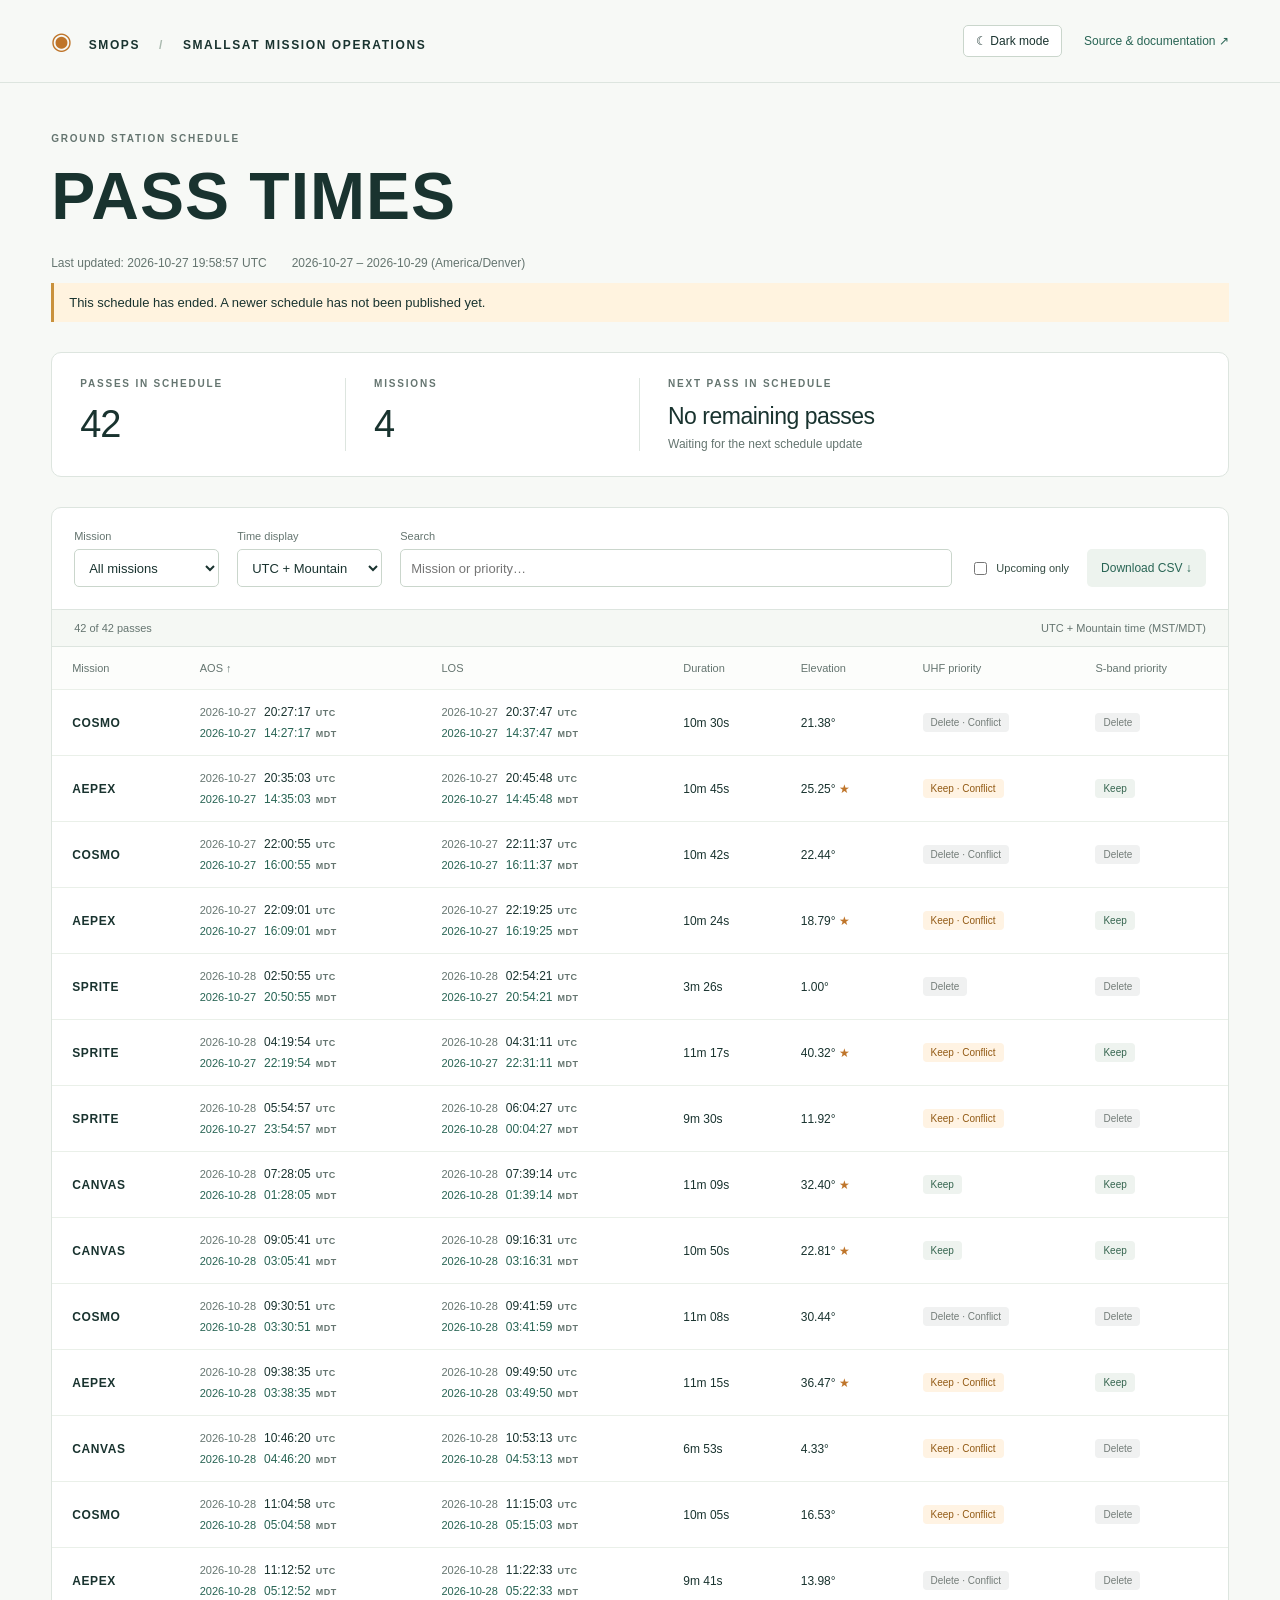
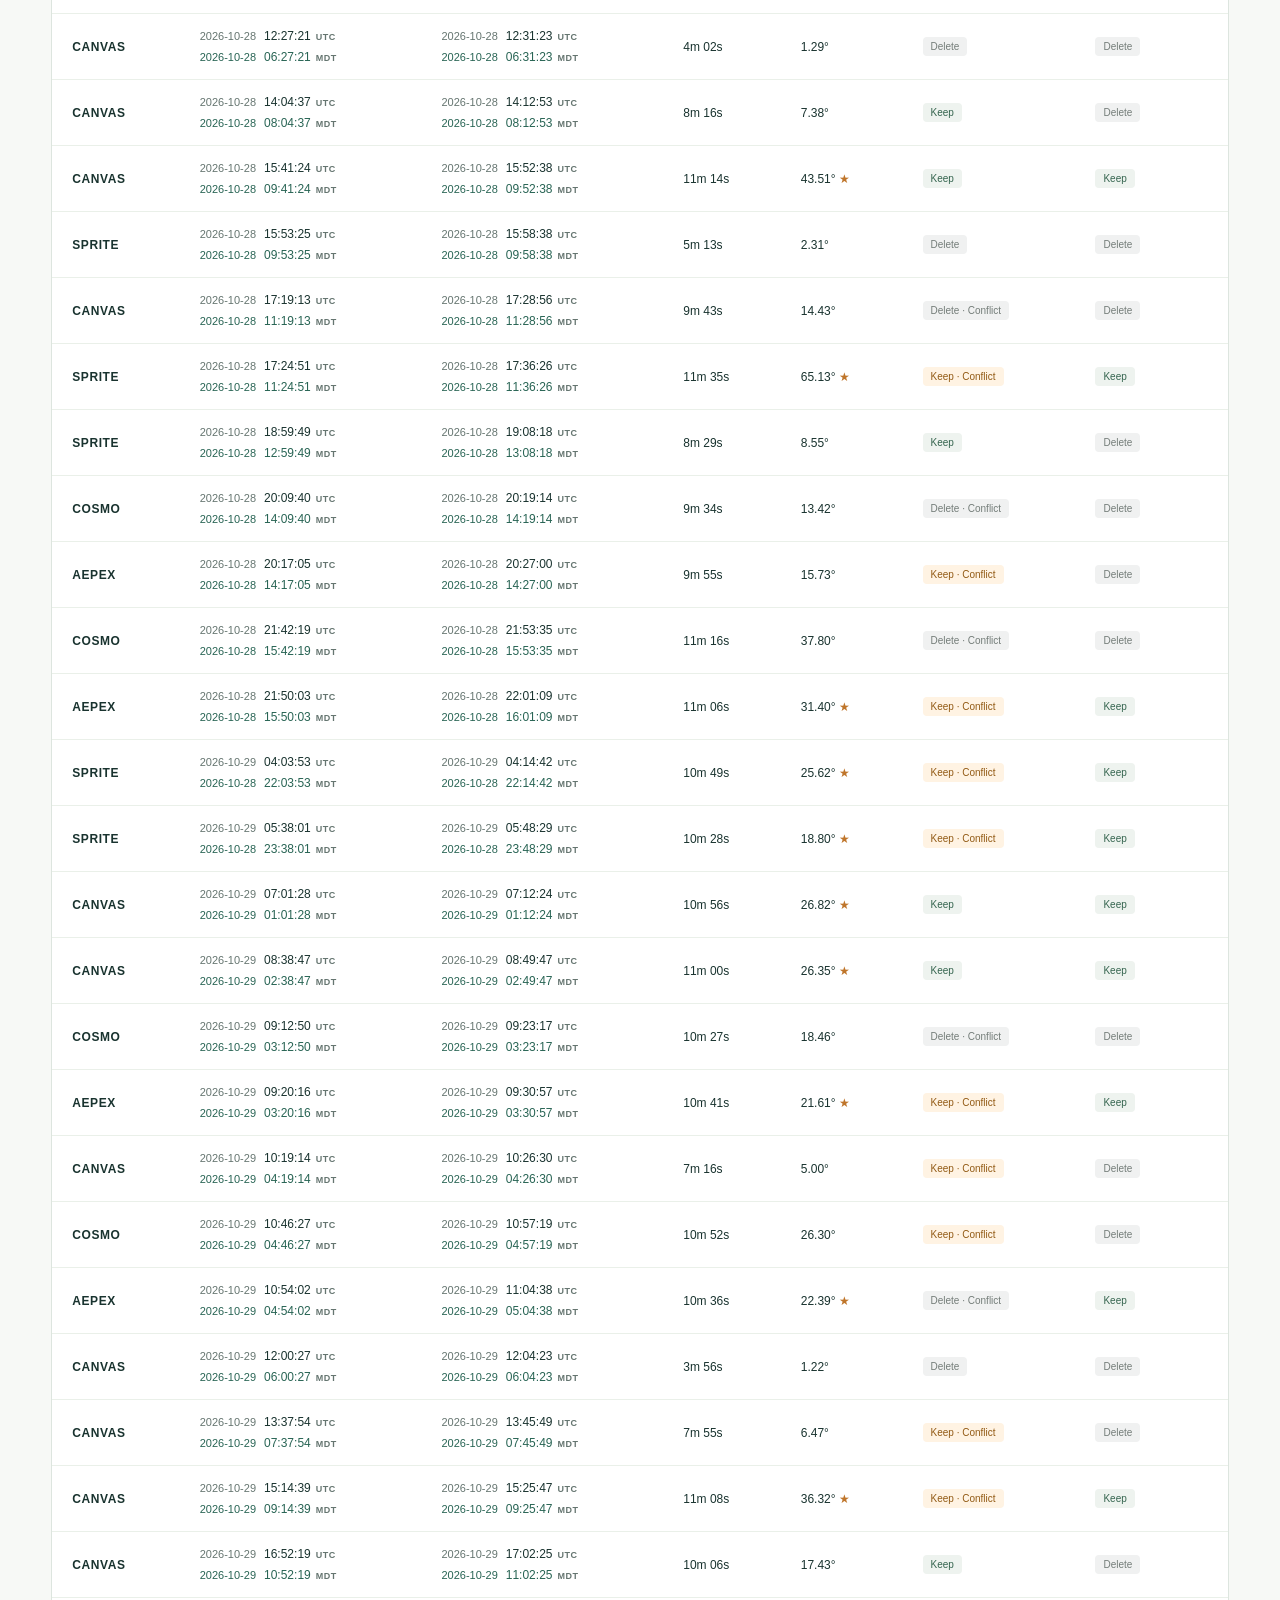
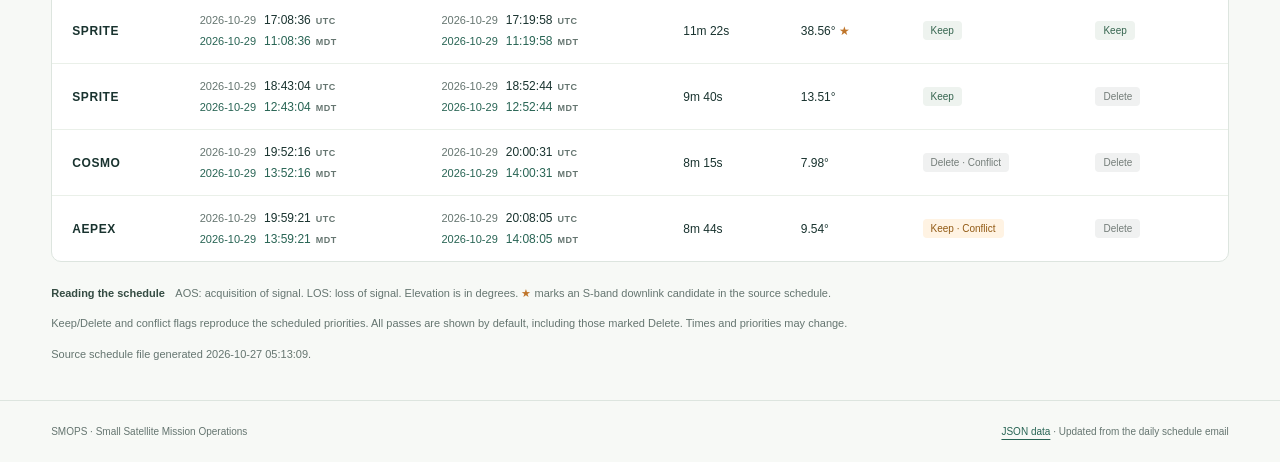
<file: docs/index.html>
<!doctype html>
<html lang="en">
<head>
<meta charset="utf-8"><meta name="viewport" content="width=device-width, initial-scale=1">
<meta name="description" content="SMOPS ground station pass times for all scheduled missions. UTC and Mountain time, mission filters, and downloadable data.">
<title>SMOPS · Pass times</title>
<script>
try {
  const theme = localStorage.getItem('smops-theme');
  if (theme === 'light' || theme === 'dark') document.documentElement.dataset.theme = theme;
} catch (_) { /* System preference works when storage is unavailable. */ }
</script>
<link rel="stylesheet" href="style.css?v=3743655203ed">
<script id="schedule" type="application/json">{
  "schema_version": 1,
  "message_at": "2026-10-27T19:58:57Z",
  "source_generated": "2026-10-27 05:13:09",
  "passes": [
    {
      "mission": "COSMO",
      "aos_utc": "2026-10-27T20:27:17Z",
      "los_utc": "2026-10-27T20:37:47Z",
      "elevation_deg": 21.38,
      "s_band_candidate": false,
      "uhf": "Delete_Conflict",
      "s_band": "Delete"
    },
    {
      "mission": "AEPEX",
      "aos_utc": "2026-10-27T20:35:03Z",
      "los_utc": "2026-10-27T20:45:48Z",
      "elevation_deg": 25.25,
      "s_band_candidate": true,
      "uhf": "Keep_Conflict",
      "s_band": "Keep"
    },
    {
      "mission": "COSMO",
      "aos_utc": "2026-10-27T22:00:55Z",
      "los_utc": "2026-10-27T22:11:37Z",
      "elevation_deg": 22.44,
      "s_band_candidate": false,
      "uhf": "Delete_Conflict",
      "s_band": "Delete"
    },
    {
      "mission": "AEPEX",
      "aos_utc": "2026-10-27T22:09:01Z",
      "los_utc": "2026-10-27T22:19:25Z",
      "elevation_deg": 18.79,
      "s_band_candidate": true,
      "uhf": "Keep_Conflict",
      "s_band": "Keep"
    },
    {
      "mission": "SPRITE",
      "aos_utc": "2026-10-28T02:50:55Z",
      "los_utc": "2026-10-28T02:54:21Z",
      "elevation_deg": 1.0,
      "s_band_candidate": false,
      "uhf": "Delete",
      "s_band": "Delete"
    },
    {
      "mission": "SPRITE",
      "aos_utc": "2026-10-28T04:19:54Z",
      "los_utc": "2026-10-28T04:31:11Z",
      "elevation_deg": 40.32,
      "s_band_candidate": true,
      "uhf": "Keep_Conflict",
      "s_band": "Keep"
    },
    {
      "mission": "SPRITE",
      "aos_utc": "2026-10-28T05:54:57Z",
      "los_utc": "2026-10-28T06:04:27Z",
      "elevation_deg": 11.92,
      "s_band_candidate": false,
      "uhf": "Keep_Conflict",
      "s_band": "Delete"
    },
    {
      "mission": "CANVAS",
      "aos_utc": "2026-10-28T07:28:05Z",
      "los_utc": "2026-10-28T07:39:14Z",
      "elevation_deg": 32.4,
      "s_band_candidate": true,
      "uhf": "Keep",
      "s_band": "Keep"
    },
    {
      "mission": "CANVAS",
      "aos_utc": "2026-10-28T09:05:41Z",
      "los_utc": "2026-10-28T09:16:31Z",
      "elevation_deg": 22.81,
      "s_band_candidate": true,
      "uhf": "Keep",
      "s_band": "Keep"
    },
    {
      "mission": "COSMO",
      "aos_utc": "2026-10-28T09:30:51Z",
      "los_utc": "2026-10-28T09:41:59Z",
      "elevation_deg": 30.44,
      "s_band_candidate": false,
      "uhf": "Delete_Conflict",
      "s_band": "Delete"
    },
    {
      "mission": "AEPEX",
      "aos_utc": "2026-10-28T09:38:35Z",
      "los_utc": "2026-10-28T09:49:50Z",
      "elevation_deg": 36.47,
      "s_band_candidate": true,
      "uhf": "Keep_Conflict",
      "s_band": "Keep"
    },
    {
      "mission": "CANVAS",
      "aos_utc": "2026-10-28T10:46:20Z",
      "los_utc": "2026-10-28T10:53:13Z",
      "elevation_deg": 4.33,
      "s_band_candidate": false,
      "uhf": "Keep_Conflict",
      "s_band": "Delete"
    },
    {
      "mission": "COSMO",
      "aos_utc": "2026-10-28T11:04:58Z",
      "los_utc": "2026-10-28T11:15:03Z",
      "elevation_deg": 16.53,
      "s_band_candidate": false,
      "uhf": "Keep_Conflict",
      "s_band": "Delete"
    },
    {
      "mission": "AEPEX",
      "aos_utc": "2026-10-28T11:12:52Z",
      "los_utc": "2026-10-28T11:22:33Z",
      "elevation_deg": 13.98,
      "s_band_candidate": false,
      "uhf": "Delete_Conflict",
      "s_band": "Delete"
    },
    {
      "mission": "CANVAS",
      "aos_utc": "2026-10-28T12:27:21Z",
      "los_utc": "2026-10-28T12:31:23Z",
      "elevation_deg": 1.29,
      "s_band_candidate": false,
      "uhf": "Delete",
      "s_band": "Delete"
    },
    {
      "mission": "CANVAS",
      "aos_utc": "2026-10-28T14:04:37Z",
      "los_utc": "2026-10-28T14:12:53Z",
      "elevation_deg": 7.38,
      "s_band_candidate": false,
      "uhf": "Keep",
      "s_band": "Delete"
    },
    {
      "mission": "CANVAS",
      "aos_utc": "2026-10-28T15:41:24Z",
      "los_utc": "2026-10-28T15:52:38Z",
      "elevation_deg": 43.51,
      "s_band_candidate": true,
      "uhf": "Keep",
      "s_band": "Keep"
    },
    {
      "mission": "SPRITE",
      "aos_utc": "2026-10-28T15:53:25Z",
      "los_utc": "2026-10-28T15:58:38Z",
      "elevation_deg": 2.31,
      "s_band_candidate": false,
      "uhf": "Delete",
      "s_band": "Delete"
    },
    {
      "mission": "CANVAS",
      "aos_utc": "2026-10-28T17:19:13Z",
      "los_utc": "2026-10-28T17:28:56Z",
      "elevation_deg": 14.43,
      "s_band_candidate": false,
      "uhf": "Delete_Conflict",
      "s_band": "Delete"
    },
    {
      "mission": "SPRITE",
      "aos_utc": "2026-10-28T17:24:51Z",
      "los_utc": "2026-10-28T17:36:26Z",
      "elevation_deg": 65.13,
      "s_band_candidate": true,
      "uhf": "Keep_Conflict",
      "s_band": "Keep"
    },
    {
      "mission": "SPRITE",
      "aos_utc": "2026-10-28T18:59:49Z",
      "los_utc": "2026-10-28T19:08:18Z",
      "elevation_deg": 8.55,
      "s_band_candidate": false,
      "uhf": "Keep",
      "s_band": "Delete"
    },
    {
      "mission": "COSMO",
      "aos_utc": "2026-10-28T20:09:40Z",
      "los_utc": "2026-10-28T20:19:14Z",
      "elevation_deg": 13.42,
      "s_band_candidate": false,
      "uhf": "Delete_Conflict",
      "s_band": "Delete"
    },
    {
      "mission": "AEPEX",
      "aos_utc": "2026-10-28T20:17:05Z",
      "los_utc": "2026-10-28T20:27:00Z",
      "elevation_deg": 15.73,
      "s_band_candidate": false,
      "uhf": "Keep_Conflict",
      "s_band": "Delete"
    },
    {
      "mission": "COSMO",
      "aos_utc": "2026-10-28T21:42:19Z",
      "los_utc": "2026-10-28T21:53:35Z",
      "elevation_deg": 37.8,
      "s_band_candidate": false,
      "uhf": "Delete_Conflict",
      "s_band": "Delete"
    },
    {
      "mission": "AEPEX",
      "aos_utc": "2026-10-28T21:50:03Z",
      "los_utc": "2026-10-28T22:01:09Z",
      "elevation_deg": 31.4,
      "s_band_candidate": true,
      "uhf": "Keep_Conflict",
      "s_band": "Keep"
    },
    {
      "mission": "SPRITE",
      "aos_utc": "2026-10-29T04:03:53Z",
      "los_utc": "2026-10-29T04:14:42Z",
      "elevation_deg": 25.62,
      "s_band_candidate": true,
      "uhf": "Keep_Conflict",
      "s_band": "Keep"
    },
    {
      "mission": "SPRITE",
      "aos_utc": "2026-10-29T05:38:01Z",
      "los_utc": "2026-10-29T05:48:29Z",
      "elevation_deg": 18.8,
      "s_band_candidate": true,
      "uhf": "Keep_Conflict",
      "s_band": "Keep"
    },
    {
      "mission": "CANVAS",
      "aos_utc": "2026-10-29T07:01:28Z",
      "los_utc": "2026-10-29T07:12:24Z",
      "elevation_deg": 26.82,
      "s_band_candidate": true,
      "uhf": "Keep",
      "s_band": "Keep"
    },
    {
      "mission": "CANVAS",
      "aos_utc": "2026-10-29T08:38:47Z",
      "los_utc": "2026-10-29T08:49:47Z",
      "elevation_deg": 26.35,
      "s_band_candidate": true,
      "uhf": "Keep",
      "s_band": "Keep"
    },
    {
      "mission": "COSMO",
      "aos_utc": "2026-10-29T09:12:50Z",
      "los_utc": "2026-10-29T09:23:17Z",
      "elevation_deg": 18.46,
      "s_band_candidate": false,
      "uhf": "Delete_Conflict",
      "s_band": "Delete"
    },
    {
      "mission": "AEPEX",
      "aos_utc": "2026-10-29T09:20:16Z",
      "los_utc": "2026-10-29T09:30:57Z",
      "elevation_deg": 21.61,
      "s_band_candidate": true,
      "uhf": "Keep_Conflict",
      "s_band": "Keep"
    },
    {
      "mission": "CANVAS",
      "aos_utc": "2026-10-29T10:19:14Z",
      "los_utc": "2026-10-29T10:26:30Z",
      "elevation_deg": 5.0,
      "s_band_candidate": false,
      "uhf": "Keep_Conflict",
      "s_band": "Delete"
    },
    {
      "mission": "COSMO",
      "aos_utc": "2026-10-29T10:46:27Z",
      "los_utc": "2026-10-29T10:57:19Z",
      "elevation_deg": 26.3,
      "s_band_candidate": false,
      "uhf": "Keep_Conflict",
      "s_band": "Delete"
    },
    {
      "mission": "AEPEX",
      "aos_utc": "2026-10-29T10:54:02Z",
      "los_utc": "2026-10-29T11:04:38Z",
      "elevation_deg": 22.39,
      "s_band_candidate": true,
      "uhf": "Delete_Conflict",
      "s_band": "Keep"
    },
    {
      "mission": "CANVAS",
      "aos_utc": "2026-10-29T12:00:27Z",
      "los_utc": "2026-10-29T12:04:23Z",
      "elevation_deg": 1.22,
      "s_band_candidate": false,
      "uhf": "Delete",
      "s_band": "Delete"
    },
    {
      "mission": "CANVAS",
      "aos_utc": "2026-10-29T13:37:54Z",
      "los_utc": "2026-10-29T13:45:49Z",
      "elevation_deg": 6.47,
      "s_band_candidate": false,
      "uhf": "Keep_Conflict",
      "s_band": "Delete"
    },
    {
      "mission": "CANVAS",
      "aos_utc": "2026-10-29T15:14:39Z",
      "los_utc": "2026-10-29T15:25:47Z",
      "elevation_deg": 36.32,
      "s_band_candidate": true,
      "uhf": "Keep_Conflict",
      "s_band": "Keep"
    },
    {
      "mission": "CANVAS",
      "aos_utc": "2026-10-29T16:52:19Z",
      "los_utc": "2026-10-29T17:02:25Z",
      "elevation_deg": 17.43,
      "s_band_candidate": false,
      "uhf": "Keep",
      "s_band": "Delete"
    },
    {
      "mission": "SPRITE",
      "aos_utc": "2026-10-29T17:08:36Z",
      "los_utc": "2026-10-29T17:19:58Z",
      "elevation_deg": 38.56,
      "s_band_candidate": true,
      "uhf": "Keep",
      "s_band": "Keep"
    },
    {
      "mission": "SPRITE",
      "aos_utc": "2026-10-29T18:43:04Z",
      "los_utc": "2026-10-29T18:52:44Z",
      "elevation_deg": 13.51,
      "s_band_candidate": false,
      "uhf": "Keep",
      "s_band": "Delete"
    },
    {
      "mission": "COSMO",
      "aos_utc": "2026-10-29T19:52:16Z",
      "los_utc": "2026-10-29T20:00:31Z",
      "elevation_deg": 7.98,
      "s_band_candidate": false,
      "uhf": "Delete_Conflict",
      "s_band": "Delete"
    },
    {
      "mission": "AEPEX",
      "aos_utc": "2026-10-29T19:59:21Z",
      "los_utc": "2026-10-29T20:08:05Z",
      "elevation_deg": 9.54,
      "s_band_candidate": false,
      "uhf": "Keep_Conflict",
      "s_band": "Delete"
    }
  ],
  "published_at": "2026-10-27T20:03:53+00:00"
}</script>
<script src="pass-status.js?v=fc3885847956" defer></script>
<script src="app.js?v=5e503fdd052d" defer></script>
</head>
<body>
<header><div class="brand"><span class="orbit" aria-hidden="true">◉</span> SMOPS <span class="divider">/</span> SMALLSAT MISSION OPERATIONS</div><div class="header-actions"><button id="theme-toggle" type="button" aria-label="Dark mode" aria-pressed="false">Dark mode</button><a href="https://github.com/suncet/smops_pass_times">Source &amp; documentation ↗</a></div></header>
<main>
<section class="intro"><p class="eyebrow">GROUND STATION SCHEDULE</p><h1>PASS TIMES</h1>
<div class="metadata"><span id="updated"></span><span id="range"></span></div><p id="stale" role="status" hidden></p></section>
<section id="active-banner" class="active-banner" aria-labelledby="active-heading" hidden>
<div class="active-heading-row"><span class="live-dot" aria-hidden="true"></span><h2 id="active-heading" role="status" aria-live="polite">PASS IN PROGRESS</h2></div>
<div id="active-passes" class="active-passes"></div>
</section>
<section class="summary" aria-label="Schedule overview"><div><span class="eyebrow">PASSES IN SCHEDULE</span><strong id="total">—</strong></div><div><span class="eyebrow">MISSIONS</span><strong id="missions">—</strong></div><div class="next"><span class="eyebrow">NEXT PASS IN SCHEDULE</span><strong id="next">—</strong><span id="countdown"></span></div></section>
<section class="schedule-panel" aria-label="Pass schedule">
<div class="controls"><label>Mission<select id="mission"><option value="">All missions</option></select></label><label>Time display<select id="zone"><option value="both">UTC + Mountain</option><option value="UTC">UTC only</option><option value="America/Denver">Mountain only</option><option value="local">My local time</option></select></label><label class="search">Search<input id="search" type="search" placeholder="Mission or priority…"></label><label class="check"><input id="upcoming" type="checkbox"> Upcoming only</label><a class="download" href="passes.csv" download>Download CSV ↓</a></div>
<div class="table-meta"><span id="shown" aria-live="polite"></span><span id="zone-label">UTC + Mountain time</span></div>
<div class="table-scroll" tabindex="0" role="region" aria-label="Scrollable pass times table"><table><caption class="sr-only">Satellite acquisition and loss of signal times</caption><thead><tr>
<th scope="col"><button data-sort="mission">Mission</button></th><th scope="col" aria-sort="ascending"><button data-sort="aos_utc">AOS <span aria-hidden="true">↑</span></button></th><th scope="col"><button data-sort="los_utc">LOS</button></th><th scope="col"><button data-sort="duration">Duration</button></th><th scope="col"><button data-sort="elevation_deg">Elevation</button></th><th scope="col"><button data-sort="uhf">UHF priority</button></th><th scope="col"><button data-sort="s_band">S-band priority</button></th>
</tr></thead><tbody id="rows"></tbody></table><p id="empty" hidden>No passes match these filters.</p></div>
</section>
<section class="notes"><p><strong>Reading the schedule</strong> AOS: acquisition of signal. LOS: loss of signal. Elevation is in degrees. <span class="star">★</span> marks an S-band downlink candidate in the source schedule.</p><p>Keep/Delete and conflict flags reproduce the scheduled priorities. All passes are shown by default, including those marked Delete. Times and priorities may change.</p><p id="source-time"></p></section>
</main><footer><span>SMOPS · Small Satellite Mission Operations</span><span><a href="schedule.json">JSON data</a> · Updated from the daily schedule email</span></footer>
<noscript><p>Enable JavaScript to browse the table, or <a href="passes.csv">download the schedule as CSV</a>.</p></noscript>
</body></html>
</file>
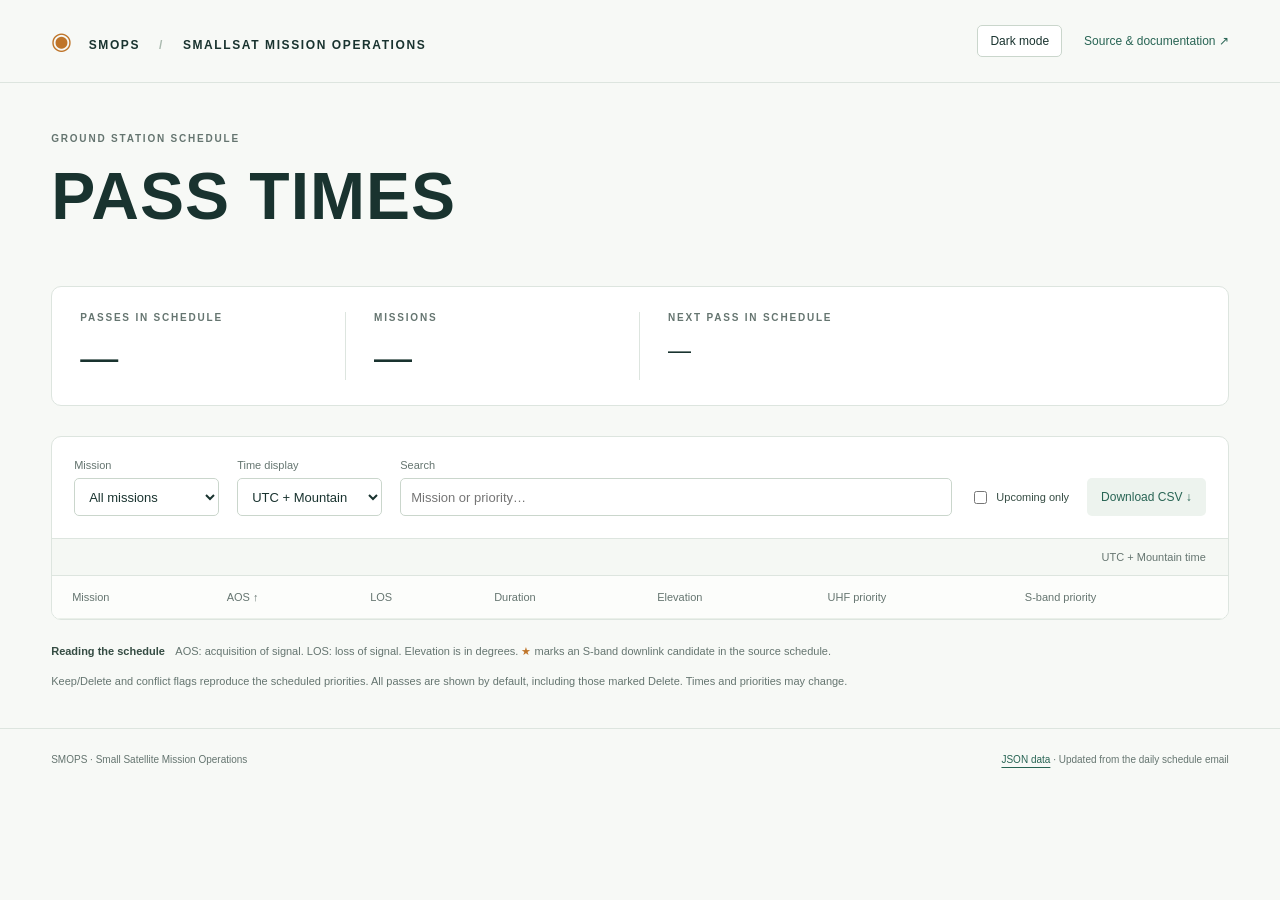
<file: web/index.html>
<!doctype html>
<html lang="en">
<head>
<meta charset="utf-8"><meta name="viewport" content="width=device-width, initial-scale=1">
<meta name="description" content="SMOPS ground station pass times for all scheduled missions. UTC and Mountain time, mission filters, and downloadable data.">
<title>SMOPS · Pass times</title>
<script>
try {
  const theme = localStorage.getItem('smops-theme');
  if (theme === 'light' || theme === 'dark') document.documentElement.dataset.theme = theme;
} catch (_) { /* System preference works when storage is unavailable. */ }
</script>
<link rel="stylesheet" href="style.css">
<script id="schedule" type="application/json">__SCHEDULE_JSON__</script>
<script src="pass-status.js" defer></script>
<script src="app.js" defer></script>
</head>
<body>
<header><div class="brand"><span class="orbit" aria-hidden="true">◉</span> SMOPS <span class="divider">/</span> SMALLSAT MISSION OPERATIONS</div><div class="header-actions"><button id="theme-toggle" type="button" aria-label="Dark mode" aria-pressed="false">Dark mode</button><a href="https://github.com/suncet/smops_pass_times">Source &amp; documentation ↗</a></div></header>
<main>
<section class="intro"><p class="eyebrow">GROUND STATION SCHEDULE</p><h1>PASS TIMES</h1>
<div class="metadata"><span id="updated"></span><span id="range"></span></div><p id="stale" role="status" hidden></p></section>
<section id="active-banner" class="active-banner" aria-labelledby="active-heading" hidden>
<div class="active-heading-row"><span class="live-dot" aria-hidden="true"></span><h2 id="active-heading" role="status" aria-live="polite">PASS IN PROGRESS</h2></div>
<div id="active-passes" class="active-passes"></div>
</section>
<section class="summary" aria-label="Schedule overview"><div><span class="eyebrow">PASSES IN SCHEDULE</span><strong id="total">—</strong></div><div><span class="eyebrow">MISSIONS</span><strong id="missions">—</strong></div><div class="next"><span class="eyebrow">NEXT PASS IN SCHEDULE</span><strong id="next">—</strong><span id="countdown"></span></div></section>
<section class="schedule-panel" aria-label="Pass schedule">
<div class="controls"><label>Mission<select id="mission"><option value="">All missions</option></select></label><label>Time display<select id="zone"><option value="both">UTC + Mountain</option><option value="UTC">UTC only</option><option value="America/Denver">Mountain only</option><option value="local">My local time</option></select></label><label class="search">Search<input id="search" type="search" placeholder="Mission or priority…"></label><label class="check"><input id="upcoming" type="checkbox"> Upcoming only</label><a class="download" href="passes.csv" download>Download CSV ↓</a></div>
<div class="table-meta"><span id="shown" aria-live="polite"></span><span id="zone-label">UTC + Mountain time</span></div>
<div class="table-scroll" tabindex="0" role="region" aria-label="Scrollable pass times table"><table><caption class="sr-only">Satellite acquisition and loss of signal times</caption><thead><tr>
<th scope="col"><button data-sort="mission">Mission</button></th><th scope="col" aria-sort="ascending"><button data-sort="aos_utc">AOS <span aria-hidden="true">↑</span></button></th><th scope="col"><button data-sort="los_utc">LOS</button></th><th scope="col"><button data-sort="duration">Duration</button></th><th scope="col"><button data-sort="elevation_deg">Elevation</button></th><th scope="col"><button data-sort="uhf">UHF priority</button></th><th scope="col"><button data-sort="s_band">S-band priority</button></th>
</tr></thead><tbody id="rows"></tbody></table><p id="empty" hidden>No passes match these filters.</p></div>
</section>
<section class="notes"><p><strong>Reading the schedule</strong> AOS: acquisition of signal. LOS: loss of signal. Elevation is in degrees. <span class="star">★</span> marks an S-band downlink candidate in the source schedule.</p><p>Keep/Delete and conflict flags reproduce the scheduled priorities. All passes are shown by default, including those marked Delete. Times and priorities may change.</p><p id="source-time"></p></section>
</main><footer><span>SMOPS · Small Satellite Mission Operations</span><span><a href="schedule.json">JSON data</a> · Updated from the daily schedule email</span></footer>
<noscript><p>Enable JavaScript to browse the table, or <a href="passes.csv">download the schedule as CSV</a>.</p></noscript>
</body></html>
</file>
<file: docs/style.css>
:root{font-family:-apple-system,BlinkMacSystemFont,"Segoe UI",sans-serif;color:#19332f;background:#f7f9f6;font-synthesis:none;--green:#286454;--muted:#657570;--border:#dde5df;--gold:#bf752a}*{box-sizing:border-box}body{margin:0}a{color:var(--green);text-underline-offset:4px}header,footer{display:flex;align-items:center;justify-content:space-between;gap:20px;padding:25px 4vw;font-size:12px}header{border-bottom:1px solid var(--border)}header a{text-decoration:none}.brand{font-size:12px;letter-spacing:1.6px;font-weight:650}.orbit{font-size:24px;margin-right:10px;color:var(--gold)}.divider{margin:0 14px;color:var(--divider,#a9b9ae)}main{max-width:1450px;margin:auto;padding:50px 4vw 25px}.eyebrow{font-size:10px;letter-spacing:1.8px;font-weight:700;color:var(--muted);margin:0 0 14px}h1{font-weight:550;font-size:clamp(44px,6vw,66px);letter-spacing:1px;margin:0 0 12px}h1 span{color:var(--gold)}.lede{font-size:17px;color:var(--muted);margin:0 0 22px}.metadata{display:flex;gap:25px;flex-wrap:wrap;font-size:12px;color:var(--muted)}.summary{display:grid;grid-template-columns:1fr 1fr 2fr;margin:30px 0;border:1px solid var(--border);background:#fff;border-radius:10px;padding:25px 0}.summary>div{padding:0 28px;border-right:1px solid var(--border)}.summary>div:last-child{border:0}.summary .eyebrow{display:block}.summary strong{font-weight:500;font-size:38px;letter-spacing:-1px}.summary .next strong{font-size:23px;display:block;letter-spacing:-.5px}#countdown{display:block;font-size:12px;color:var(--muted);margin-top:7px}.schedule-panel{border:1px solid var(--border);border-radius:10px;background:white;overflow:hidden}.controls{display:flex;align-items:end;gap:18px;padding:22px;flex-wrap:wrap}label{font-size:11px;color:var(--muted);display:flex;flex-direction:column;gap:7px}select,input[type=search]{background:white;color:#19332f;border:1px solid #cad6cc;border-radius:5px;height:38px;font:inherit;font-size:13px;padding:0 10px}select{min-width:145px}.search{flex:1;min-width:150px}.check{flex-direction:row;align-items:center;height:38px;white-space:nowrap;gap:6px;color:#354c43}.download{white-space:nowrap;display:flex;align-items:center;height:38px;padding:0 14px;background:#edf3ee;border-radius:5px;text-decoration:none;font-size:12px}.table-meta{padding:12px 22px;background:#f5f8f4;border-top:1px solid var(--border);border-bottom:1px solid var(--border);display:flex;justify-content:space-between;font-size:11px;color:var(--muted)}.table-scroll{overflow:auto}table{border-collapse:collapse;width:100%;text-align:left;font-size:12px;white-space:nowrap;font-variant-numeric:tabular-nums}th{background:#fcfdfb;font-weight:500;font-size:11px;color:var(--muted)}th,td{padding:15px 20px;border-bottom:1px solid #eaf0e9}th button{background:none;border:0;padding:0;font:inherit;color:inherit;cursor:pointer}tr:last-child td{border-bottom:0}tbody tr:hover{background:#f6faf5}.mission-name{font-weight:700;letter-spacing:.6px}.time-date{color:var(--muted);margin-right:10px;font-size:11px}.priority{display:inline-block;padding:4px 8px;border-radius:4px;font-size:10px;background:#eef3ef;color:#34644e}.priority.conflict{background:#fff3e3;color:#925a14}.priority.delete{background:#f0f1f1;color:#747d79}.star{color:var(--gold)}.notes{max-width:1000px;font-size:11px;line-height:1.75;color:var(--muted);margin-top:22px}.notes strong{color:#354c43;margin-right:8px}footer{font-size:10px;color:var(--muted);border-top:1px solid var(--border)}#stale{padding:12px 15px;border-left:3px solid #c9913c;background:#fff3df;font-size:13px}#empty{padding:30px;color:var(--muted);text-align:center}.sr-only{position:absolute;width:1px;height:1px;padding:0;margin:-1px;overflow:hidden;clip:rect(0,0,0,0);white-space:nowrap;border:0}button:focus-visible,a:focus-visible,input:focus-visible,select:focus-visible,.table-scroll:focus-visible{outline:3px solid var(--focus,#88b9a1);outline-offset:3px}[hidden]{display:none!important}@media(max-width:700px){header,footer{padding:18px 5vw;align-items:start;flex-direction:column;gap:10px}header a{font-size:11px}main{padding:30px 5vw}.summary{grid-template-columns:1fr 1fr;padding:20px 0}.summary>div{padding:0 20px}.summary>div:nth-child(2){border:0}.summary .next{grid-column:1/-1;border-top:1px solid var(--border);margin-top:18px;padding-top:18px}.summary .next strong{font-size:20px}.controls{padding:15px;gap:12px}label{flex:1}select{width:100%;min-width:125px}.search{flex-basis:100%}.check{flex:1}.metadata{gap:8px;flex-direction:column}th,td{padding:13px 15px}.table-meta{padding:12px 15px}}

.time-line{display:flex;align-items:baseline;gap:5px}.time-line .time-date{margin-right:3px}.time-zone{font-size:9px;font-weight:650;letter-spacing:.5px;color:var(--muted)}.time-secondary{margin-top:7px;color:var(--green)}.time-secondary .time-date{color:var(--green)}.intro h1{margin-bottom:22px}

:root{color-scheme:light;--background:#f7f9f6;--surface:#fff;--soft:#f5f8f4;--heading:#fcfdfb;--hover:#f6faf5;--text:#19332f;--line:#eaf0e9;--input-border:#cad6cc;--link-bg:#edf3ee;--keep-bg:#eef3ef;--keep-text:#34644e;--conflict-bg:#fff3e3;--conflict-text:#925a14;--delete-bg:#f0f1f1;--delete-text:#747d79;--warning-bg:#fff3df;--secondary:#354c43}
:root[data-theme="dark"]{color-scheme:dark;--focus:#b8b8b8;--divider:#aaaaaa;--background:#141414;--surface:#1e1e1e;--soft:#262626;--heading:#222222;--hover:#2c2c2c;--text:#eeeeee;--muted:#aaaaaa;--border:#3b3b3b;--line:#333333;--input-border:#555555;--green:#d2d2d2;--gold:#e9b465;--link-bg:#303030;--keep-bg:#303030;--keep-text:#dedede;--conflict-bg:#493a21;--conflict-text:#f4ce89;--delete-bg:#303030;--delete-text:#bfbfbf;--warning-bg:#3c321f;--secondary:#d5d5d5}
@media(prefers-color-scheme:dark){:root:not([data-theme="light"]){color-scheme:dark;--focus:#b8b8b8;--divider:#aaaaaa;--background:#141414;--surface:#1e1e1e;--soft:#262626;--heading:#222222;--hover:#2c2c2c;--text:#eeeeee;--muted:#aaaaaa;--border:#3b3b3b;--line:#333333;--input-border:#555555;--green:#d2d2d2;--gold:#e9b465;--link-bg:#303030;--keep-bg:#303030;--keep-text:#dedede;--conflict-bg:#493a21;--conflict-text:#f4ce89;--delete-bg:#303030;--delete-text:#bfbfbf;--warning-bg:#3c321f;--secondary:#d5d5d5}}

:root{color:var(--text);background:var(--background)}
.summary,.schedule-panel,select,input[type=search]{background:var(--surface);color:var(--text)}
select,input[type=search]{border-color:var(--input-border)}
.table-meta{background:var(--soft)}th{background:var(--heading)}th,td{border-bottom-color:var(--line)}
tbody tr:hover{background:var(--hover)}.download{background:var(--link-bg)}
.priority{background:var(--keep-bg);color:var(--keep-text)}.priority.conflict{background:var(--conflict-bg);color:var(--conflict-text)}.priority.delete{background:var(--delete-bg);color:var(--delete-text)}
#stale{background:var(--warning-bg)}.check,.notes strong{color:var(--secondary)}
.header-actions{display:flex;align-items:center;gap:22px;flex-wrap:wrap}#theme-toggle{font:inherit;font-size:12px;border:1px solid var(--input-border);border-radius:5px;background:var(--surface);color:var(--text);padding:8px 12px;cursor:pointer;white-space:nowrap}input{accent-color:var(--green)}

:root{--active-bg:#fff8e9;--active-row:#fffbf2;--active-border:#c18b32;--active-text:#865000}
:root[data-theme="dark"]{--active-bg:#27231c;--active-row:#26231e;--active-border:#b7914d;--active-text:#efc77e}
@media(prefers-color-scheme:dark){:root:not([data-theme="light"]){--active-bg:#27231c;--active-row:#26231e;--active-border:#b7914d;--active-text:#efc77e}}
.active-banner{margin-top:28px;border:1px solid var(--active-border);border-left:4px solid var(--active-border);border-radius:10px;background:var(--active-bg);padding:24px 28px}
.active-heading-row{display:flex;align-items:center;gap:10px}.live-dot{width:9px;height:9px;border-radius:50%;background:var(--active-text);flex-shrink:0}
.active-banner h2{font-size:17px;letter-spacing:1.6px;margin:0;color:var(--active-text)}
.active-passes{display:grid;grid-template-columns:repeat(auto-fit,minmax(300px,1fr));gap:16px;margin-top:20px}
.active-pass{display:flex;align-items:center;justify-content:space-between;gap:20px;border-top:1px solid var(--active-border);padding-top:17px}.active-pass h3{font-size:20px;letter-spacing:.7px;font-weight:600;margin:0 0 9px}.active-los-label{grid-row:span 2;align-self:start}.active-los{display:grid;grid-template-columns:auto 1fr;gap:5px 8px;font-size:11px;color:var(--muted);font-variant-numeric:tabular-nums}.active-timer-group{display:flex;align-items:flex-end;flex-direction:column;gap:4px}.active-timer{font-size:34px;font-weight:600;letter-spacing:1px;font-variant-numeric:tabular-nums;color:var(--active-text)}.active-timer-label{font-size:9px;letter-spacing:1.2px;color:var(--muted);white-space:nowrap}
tr.pass-active,tr.pass-active:hover{background:var(--active-row)}tr.pass-active td:first-child{box-shadow:inset 3px 0 0 var(--active-border);color:var(--active-text)}.in-pass-badge{display:block;font-size:9px;letter-spacing:.7px;font-weight:650;margin-top:7px;color:var(--active-text)}
@media(max-width:700px){.active-banner{padding:20px 18px}.active-passes{grid-template-columns:1fr}.active-timer{font-size:29px}.active-banner h2{font-size:15px}}
</file>
<file: web/style.css>
:root{font-family:-apple-system,BlinkMacSystemFont,"Segoe UI",sans-serif;color:#19332f;background:#f7f9f6;font-synthesis:none;--green:#286454;--muted:#657570;--border:#dde5df;--gold:#bf752a}*{box-sizing:border-box}body{margin:0}a{color:var(--green);text-underline-offset:4px}header,footer{display:flex;align-items:center;justify-content:space-between;gap:20px;padding:25px 4vw;font-size:12px}header{border-bottom:1px solid var(--border)}header a{text-decoration:none}.brand{font-size:12px;letter-spacing:1.6px;font-weight:650}.orbit{font-size:24px;margin-right:10px;color:var(--gold)}.divider{margin:0 14px;color:var(--divider,#a9b9ae)}main{max-width:1450px;margin:auto;padding:50px 4vw 25px}.eyebrow{font-size:10px;letter-spacing:1.8px;font-weight:700;color:var(--muted);margin:0 0 14px}h1{font-weight:550;font-size:clamp(44px,6vw,66px);letter-spacing:1px;margin:0 0 12px}h1 span{color:var(--gold)}.lede{font-size:17px;color:var(--muted);margin:0 0 22px}.metadata{display:flex;gap:25px;flex-wrap:wrap;font-size:12px;color:var(--muted)}.summary{display:grid;grid-template-columns:1fr 1fr 2fr;margin:30px 0;border:1px solid var(--border);background:#fff;border-radius:10px;padding:25px 0}.summary>div{padding:0 28px;border-right:1px solid var(--border)}.summary>div:last-child{border:0}.summary .eyebrow{display:block}.summary strong{font-weight:500;font-size:38px;letter-spacing:-1px}.summary .next strong{font-size:23px;display:block;letter-spacing:-.5px}#countdown{display:block;font-size:12px;color:var(--muted);margin-top:7px}.schedule-panel{border:1px solid var(--border);border-radius:10px;background:white;overflow:hidden}.controls{display:flex;align-items:end;gap:18px;padding:22px;flex-wrap:wrap}label{font-size:11px;color:var(--muted);display:flex;flex-direction:column;gap:7px}select,input[type=search]{background:white;color:#19332f;border:1px solid #cad6cc;border-radius:5px;height:38px;font:inherit;font-size:13px;padding:0 10px}select{min-width:145px}.search{flex:1;min-width:150px}.check{flex-direction:row;align-items:center;height:38px;white-space:nowrap;gap:6px;color:#354c43}.download{white-space:nowrap;display:flex;align-items:center;height:38px;padding:0 14px;background:#edf3ee;border-radius:5px;text-decoration:none;font-size:12px}.table-meta{padding:12px 22px;background:#f5f8f4;border-top:1px solid var(--border);border-bottom:1px solid var(--border);display:flex;justify-content:space-between;font-size:11px;color:var(--muted)}.table-scroll{overflow:auto}table{border-collapse:collapse;width:100%;text-align:left;font-size:12px;white-space:nowrap;font-variant-numeric:tabular-nums}th{background:#fcfdfb;font-weight:500;font-size:11px;color:var(--muted)}th,td{padding:15px 20px;border-bottom:1px solid #eaf0e9}th button{background:none;border:0;padding:0;font:inherit;color:inherit;cursor:pointer}tr:last-child td{border-bottom:0}tbody tr:hover{background:#f6faf5}.mission-name{font-weight:700;letter-spacing:.6px}.time-date{color:var(--muted);margin-right:10px;font-size:11px}.priority{display:inline-block;padding:4px 8px;border-radius:4px;font-size:10px;background:#eef3ef;color:#34644e}.priority.conflict{background:#fff3e3;color:#925a14}.priority.delete{background:#f0f1f1;color:#747d79}.star{color:var(--gold)}.notes{max-width:1000px;font-size:11px;line-height:1.75;color:var(--muted);margin-top:22px}.notes strong{color:#354c43;margin-right:8px}footer{font-size:10px;color:var(--muted);border-top:1px solid var(--border)}#stale{padding:12px 15px;border-left:3px solid #c9913c;background:#fff3df;font-size:13px}#empty{padding:30px;color:var(--muted);text-align:center}.sr-only{position:absolute;width:1px;height:1px;padding:0;margin:-1px;overflow:hidden;clip:rect(0,0,0,0);white-space:nowrap;border:0}button:focus-visible,a:focus-visible,input:focus-visible,select:focus-visible,.table-scroll:focus-visible{outline:3px solid var(--focus,#88b9a1);outline-offset:3px}[hidden]{display:none!important}@media(max-width:700px){header,footer{padding:18px 5vw;align-items:start;flex-direction:column;gap:10px}header a{font-size:11px}main{padding:30px 5vw}.summary{grid-template-columns:1fr 1fr;padding:20px 0}.summary>div{padding:0 20px}.summary>div:nth-child(2){border:0}.summary .next{grid-column:1/-1;border-top:1px solid var(--border);margin-top:18px;padding-top:18px}.summary .next strong{font-size:20px}.controls{padding:15px;gap:12px}label{flex:1}select{width:100%;min-width:125px}.search{flex-basis:100%}.check{flex:1}.metadata{gap:8px;flex-direction:column}th,td{padding:13px 15px}.table-meta{padding:12px 15px}}

.time-line{display:flex;align-items:baseline;gap:5px}.time-line .time-date{margin-right:3px}.time-zone{font-size:9px;font-weight:650;letter-spacing:.5px;color:var(--muted)}.time-secondary{margin-top:7px;color:var(--green)}.time-secondary .time-date{color:var(--green)}.intro h1{margin-bottom:22px}

:root{color-scheme:light;--background:#f7f9f6;--surface:#fff;--soft:#f5f8f4;--heading:#fcfdfb;--hover:#f6faf5;--text:#19332f;--line:#eaf0e9;--input-border:#cad6cc;--link-bg:#edf3ee;--keep-bg:#eef3ef;--keep-text:#34644e;--conflict-bg:#fff3e3;--conflict-text:#925a14;--delete-bg:#f0f1f1;--delete-text:#747d79;--warning-bg:#fff3df;--secondary:#354c43}
:root[data-theme="dark"]{color-scheme:dark;--focus:#b8b8b8;--divider:#aaaaaa;--background:#141414;--surface:#1e1e1e;--soft:#262626;--heading:#222222;--hover:#2c2c2c;--text:#eeeeee;--muted:#aaaaaa;--border:#3b3b3b;--line:#333333;--input-border:#555555;--green:#d2d2d2;--gold:#e9b465;--link-bg:#303030;--keep-bg:#303030;--keep-text:#dedede;--conflict-bg:#493a21;--conflict-text:#f4ce89;--delete-bg:#303030;--delete-text:#bfbfbf;--warning-bg:#3c321f;--secondary:#d5d5d5}
@media(prefers-color-scheme:dark){:root:not([data-theme="light"]){color-scheme:dark;--focus:#b8b8b8;--divider:#aaaaaa;--background:#141414;--surface:#1e1e1e;--soft:#262626;--heading:#222222;--hover:#2c2c2c;--text:#eeeeee;--muted:#aaaaaa;--border:#3b3b3b;--line:#333333;--input-border:#555555;--green:#d2d2d2;--gold:#e9b465;--link-bg:#303030;--keep-bg:#303030;--keep-text:#dedede;--conflict-bg:#493a21;--conflict-text:#f4ce89;--delete-bg:#303030;--delete-text:#bfbfbf;--warning-bg:#3c321f;--secondary:#d5d5d5}}

:root{color:var(--text);background:var(--background)}
.summary,.schedule-panel,select,input[type=search]{background:var(--surface);color:var(--text)}
select,input[type=search]{border-color:var(--input-border)}
.table-meta{background:var(--soft)}th{background:var(--heading)}th,td{border-bottom-color:var(--line)}
tbody tr:hover{background:var(--hover)}.download{background:var(--link-bg)}
.priority{background:var(--keep-bg);color:var(--keep-text)}.priority.conflict{background:var(--conflict-bg);color:var(--conflict-text)}.priority.delete{background:var(--delete-bg);color:var(--delete-text)}
#stale{background:var(--warning-bg)}.check,.notes strong{color:var(--secondary)}
.header-actions{display:flex;align-items:center;gap:22px;flex-wrap:wrap}#theme-toggle{font:inherit;font-size:12px;border:1px solid var(--input-border);border-radius:5px;background:var(--surface);color:var(--text);padding:8px 12px;cursor:pointer;white-space:nowrap}input{accent-color:var(--green)}

:root{--active-bg:#fff8e9;--active-row:#fffbf2;--active-border:#c18b32;--active-text:#865000}
:root[data-theme="dark"]{--active-bg:#27231c;--active-row:#26231e;--active-border:#b7914d;--active-text:#efc77e}
@media(prefers-color-scheme:dark){:root:not([data-theme="light"]){--active-bg:#27231c;--active-row:#26231e;--active-border:#b7914d;--active-text:#efc77e}}
.active-banner{margin-top:28px;border:1px solid var(--active-border);border-left:4px solid var(--active-border);border-radius:10px;background:var(--active-bg);padding:24px 28px}
.active-heading-row{display:flex;align-items:center;gap:10px}.live-dot{width:9px;height:9px;border-radius:50%;background:var(--active-text);flex-shrink:0}
.active-banner h2{font-size:17px;letter-spacing:1.6px;margin:0;color:var(--active-text)}
.active-passes{display:grid;grid-template-columns:repeat(auto-fit,minmax(300px,1fr));gap:16px;margin-top:20px}
.active-pass{display:flex;align-items:center;justify-content:space-between;gap:20px;border-top:1px solid var(--active-border);padding-top:17px}.active-pass h3{font-size:20px;letter-spacing:.7px;font-weight:600;margin:0 0 9px}.active-los-label{grid-row:span 2;align-self:start}.active-los{display:grid;grid-template-columns:auto 1fr;gap:5px 8px;font-size:11px;color:var(--muted);font-variant-numeric:tabular-nums}.active-timer-group{display:flex;align-items:flex-end;flex-direction:column;gap:4px}.active-timer{font-size:34px;font-weight:600;letter-spacing:1px;font-variant-numeric:tabular-nums;color:var(--active-text)}.active-timer-label{font-size:9px;letter-spacing:1.2px;color:var(--muted);white-space:nowrap}
tr.pass-active,tr.pass-active:hover{background:var(--active-row)}tr.pass-active td:first-child{box-shadow:inset 3px 0 0 var(--active-border);color:var(--active-text)}.in-pass-badge{display:block;font-size:9px;letter-spacing:.7px;font-weight:650;margin-top:7px;color:var(--active-text)}
@media(max-width:700px){.active-banner{padding:20px 18px}.active-passes{grid-template-columns:1fr}.active-timer{font-size:29px}.active-banner h2{font-size:15px}}
</file>
